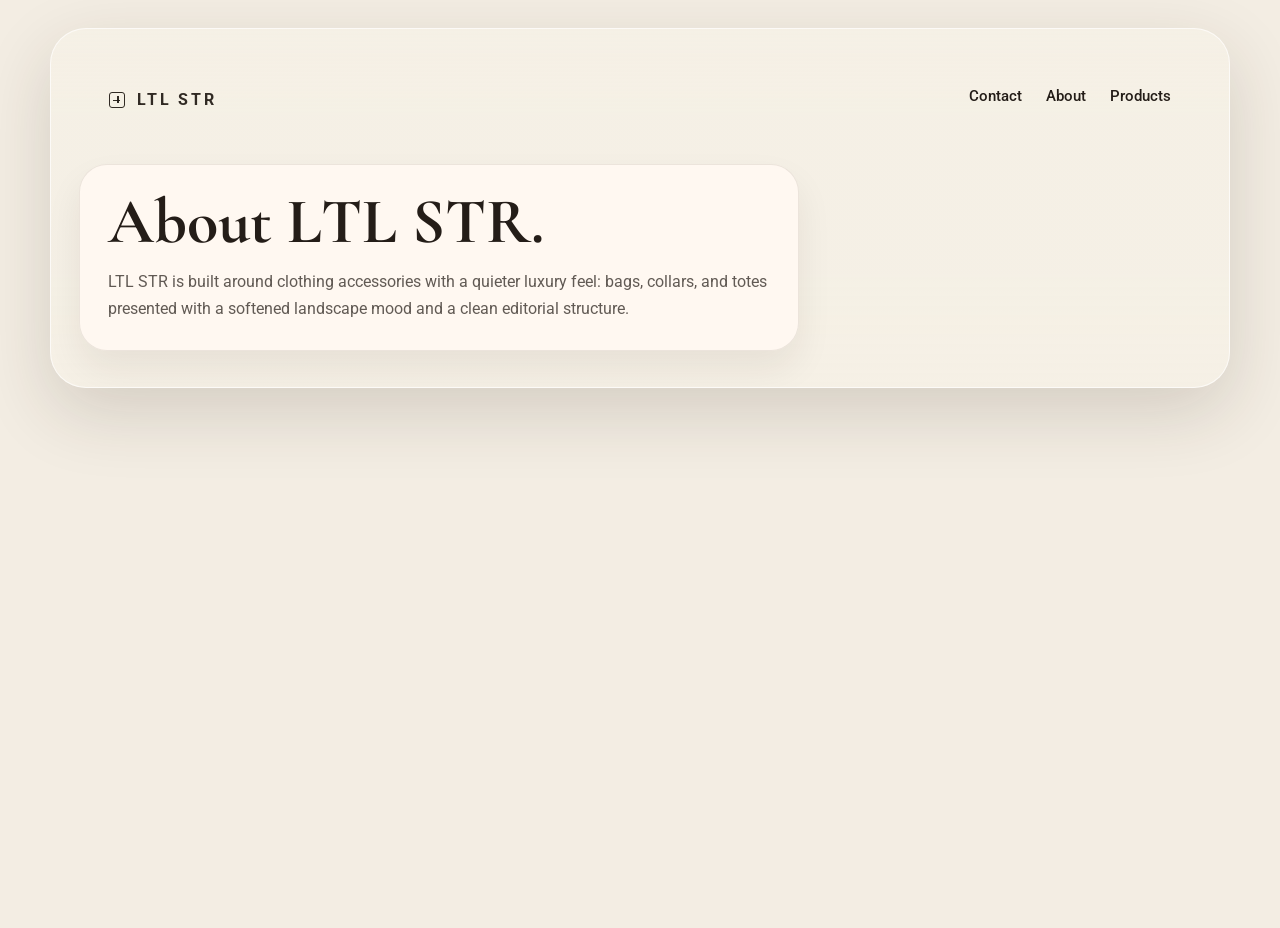
<file: public/about.html>
<!doctype html>
<html lang="en">
  <head>
    <meta charset="UTF-8" />
    <meta name="viewport" content="width=device-width, initial-scale=1.0" />
    <title>About | LTL STR</title>
    <link rel="preconnect" href="https://fonts.googleapis.com" />
    <link rel="preconnect" href="https://fonts.gstatic.com" crossorigin />
    <link
      href="https://fonts.googleapis.com/css2?family=Cormorant+Garamond:wght@500;600;700&family=Roboto:wght@400;500;700&display=swap"
      rel="stylesheet"
    />
    <link rel="stylesheet" href="./styles.css" />
  </head>
  <body>
    <main class="page-shell content-shell" aria-label="LTL STR about page">
      <div class="page-backdrop"></div>
      <div class="page-wash"></div>

      <header class="site-header">
        <a class="hero-brand" href="./index.html" aria-label="LTL STR home">
          <span class="brand-mark"></span>
          <span>LTL STR</span>
        </a>

        <nav class="site-nav" aria-label="Primary">
          <a href="./contact.html">Contact</a>
          <a href="./about.html" aria-current="page">About</a>
          <div class="nav-dropdown">
            <a href="./products.html" aria-haspopup="true">Products</a>
            <div class="dropdown-menu" role="menu" aria-label="Products submenu">
              <a href="./products.html?category=bags" role="menuitem">Bags</a>
              <a href="./products.html?category=collars" role="menuitem">Collar</a>
              <a href="./products.html?category=totes" role="menuitem">Totes</a>
            </div>
          </div>
        </nav>
      </header>

      <div class="content-body">
        <section class="simple-panel">
          <h1>About LTL STR.</h1>
          <p>
            LTL STR is built around clothing accessories with a quieter luxury feel: bags,
            collars, and totes presented with a softened landscape mood and a clean editorial
            structure.
          </p>
        </section>
      </div>
    </main>
  </body>
</html>
</file>
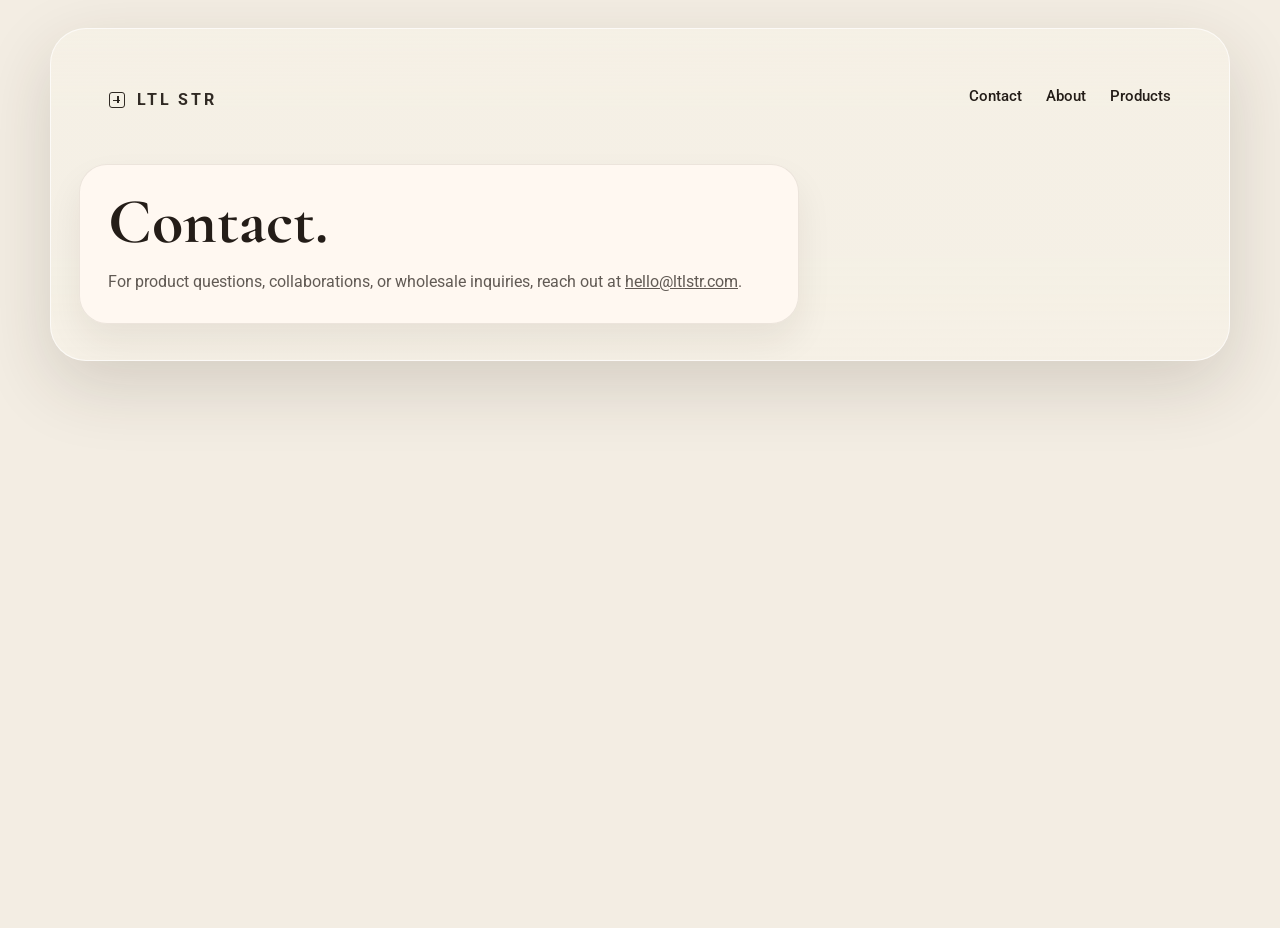
<file: public/contact.html>
<!doctype html>
<html lang="en">
  <head>
    <meta charset="UTF-8" />
    <meta name="viewport" content="width=device-width, initial-scale=1.0" />
    <title>Contact | LTL STR</title>
    <link rel="preconnect" href="https://fonts.googleapis.com" />
    <link rel="preconnect" href="https://fonts.gstatic.com" crossorigin />
    <link
      href="https://fonts.googleapis.com/css2?family=Cormorant+Garamond:wght@500;600;700&family=Roboto:wght@400;500;700&display=swap"
      rel="stylesheet"
    />
    <link rel="stylesheet" href="./styles.css" />
  </head>
  <body>
    <main class="page-shell content-shell" aria-label="LTL STR contact page">
      <div class="page-backdrop"></div>
      <div class="page-wash"></div>

      <header class="site-header">
        <a class="hero-brand" href="./index.html" aria-label="LTL STR home">
          <span class="brand-mark"></span>
          <span>LTL STR</span>
        </a>

        <nav class="site-nav" aria-label="Primary">
          <a href="./contact.html" aria-current="page">Contact</a>
          <a href="./about.html">About</a>
          <div class="nav-dropdown">
            <a href="./products.html" aria-haspopup="true">Products</a>
            <div class="dropdown-menu" role="menu" aria-label="Products submenu">
              <a href="./products.html?category=bags" role="menuitem">Bags</a>
              <a href="./products.html?category=collars" role="menuitem">Collar</a>
              <a href="./products.html?category=totes" role="menuitem">Totes</a>
            </div>
          </div>
        </nav>
      </header>

      <div class="content-body">
        <section class="simple-panel">
          <h1>Contact.</h1>
          <p>
            For product questions, collaborations, or wholesale inquiries, reach out at
            <a href="mailto:hello@ltlstr.com">hello@ltlstr.com</a>.
          </p>
        </section>
      </div>
    </main>
  </body>
</html>
</file>
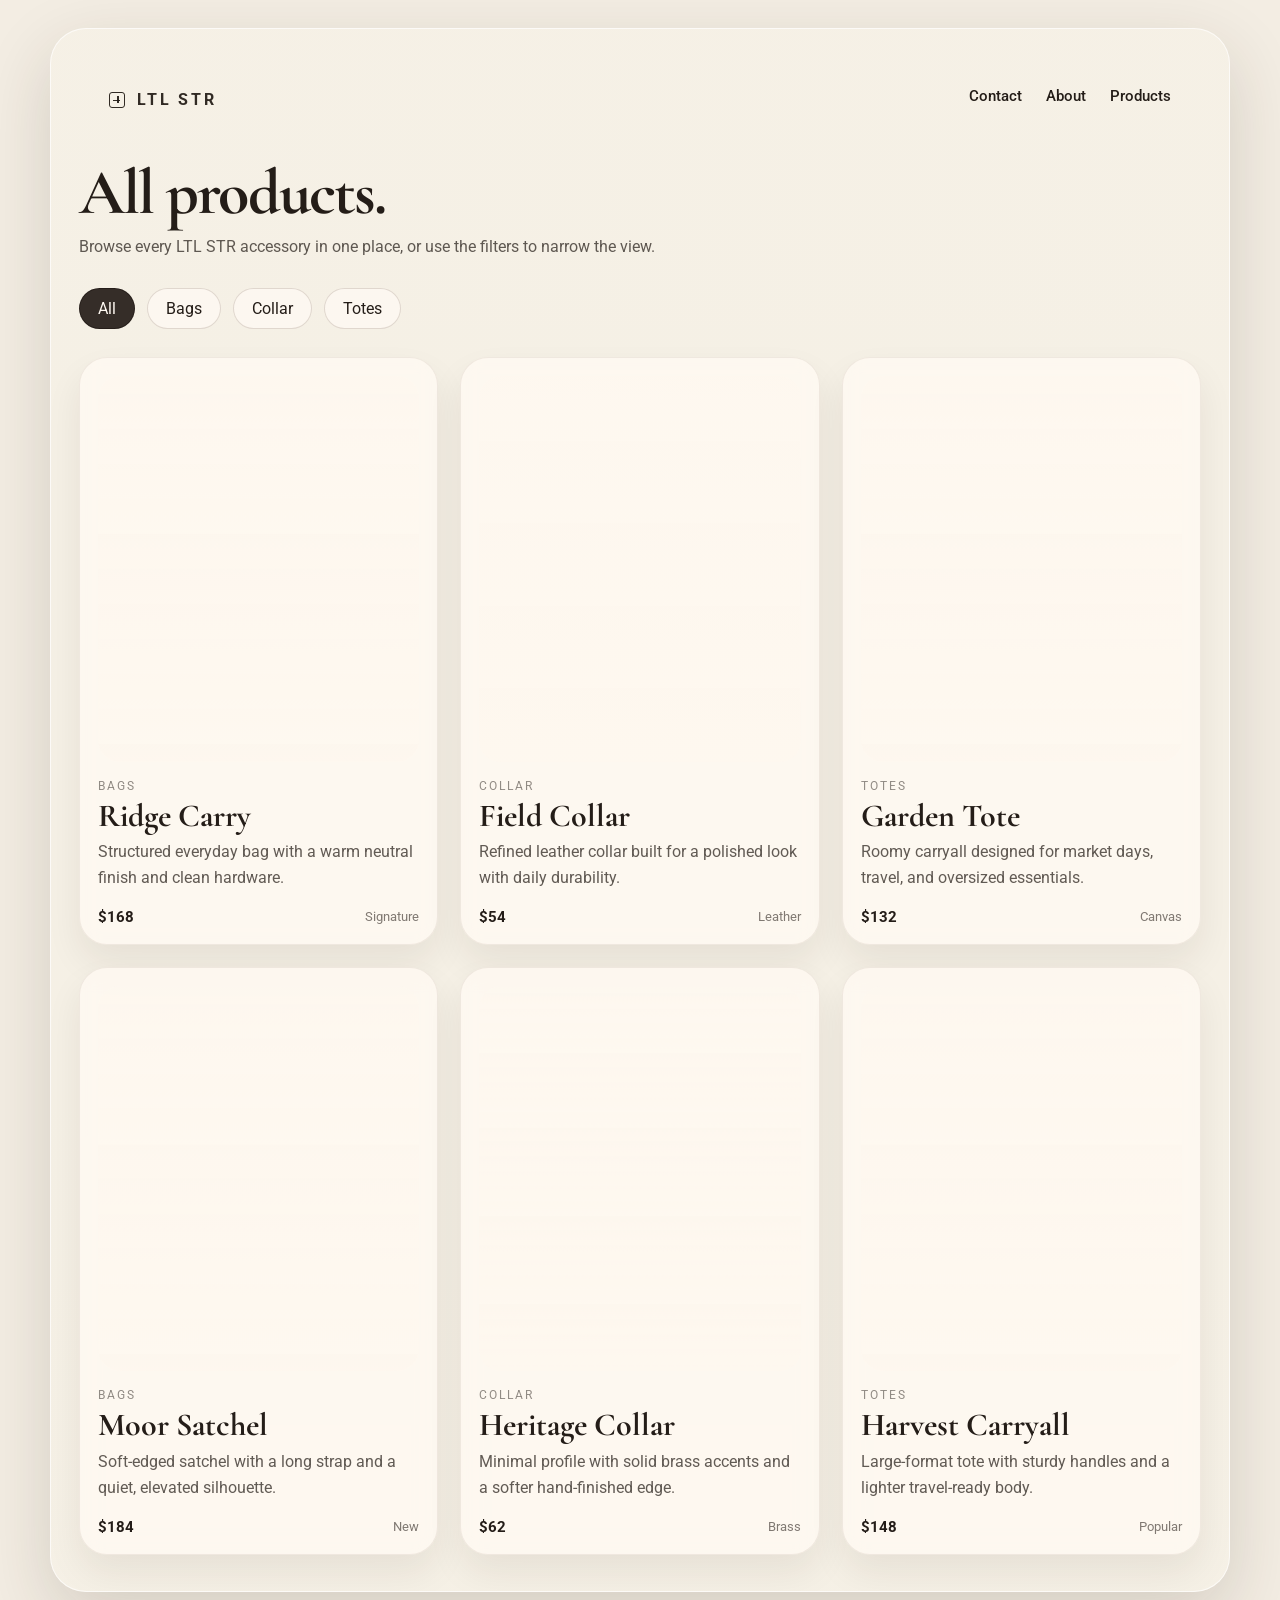
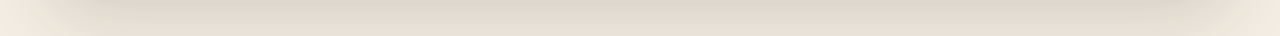
<file: public/products.html>
<!doctype html>
<html lang="en">
  <head>
    <meta charset="UTF-8" />
    <meta name="viewport" content="width=device-width, initial-scale=1.0" />
    <title>Products | LTL STR</title>
    <link rel="preconnect" href="https://fonts.googleapis.com" />
    <link rel="preconnect" href="https://fonts.gstatic.com" crossorigin />
    <link
      href="https://fonts.googleapis.com/css2?family=Cormorant+Garamond:wght@500;600;700&family=Roboto:wght@400;500;700&display=swap"
      rel="stylesheet"
    />
    <link rel="stylesheet" href="./styles.css" />
  </head>
  <body>
    <main class="page-shell content-shell" aria-label="LTL STR products page">
      <div class="page-backdrop"></div>
      <div class="page-wash"></div>

      <header class="site-header">
        <a class="hero-brand" href="./index.html" aria-label="LTL STR home">
          <span class="brand-mark"></span>
          <span>LTL STR</span>
        </a>

        <nav class="site-nav" aria-label="Primary">
          <a href="./contact.html">Contact</a>
          <a href="./about.html">About</a>
          <div class="nav-dropdown">
            <a href="./products.html" aria-current="page" aria-haspopup="true">Products</a>
            <div class="dropdown-menu" role="menu" aria-label="Products submenu">
              <a href="./products.html?category=bags" role="menuitem">Bags</a>
              <a href="./products.html?category=collars" role="menuitem">Collar</a>
              <a href="./products.html?category=totes" role="menuitem">Totes</a>
            </div>
          </div>
        </nav>
      </header>

      <div class="content-body">
        <section class="content-hero">
          <h1>All products.</h1>
          <p>
            Browse every LTL STR accessory in one place, or use the filters to narrow the view.
          </p>
        </section>

        <section class="product-filter-bar" aria-label="Product filters">
          <button class="filter-chip is-active" type="button" data-filter="all">All</button>
          <button class="filter-chip" type="button" data-filter="bags">Bags</button>
          <button class="filter-chip" type="button" data-filter="collars">Collar</button>
          <button class="filter-chip" type="button" data-filter="totes">Totes</button>
        </section>

        <section class="product-grid" aria-label="Products">
          <article class="product-card" data-category="bags">
            <div class="product-image" data-category="bags"></div>
            <div class="product-meta">
              <span class="product-category">Bags</span>
              <h2>Ridge Carry</h2>
              <p>Structured everyday bag with a warm neutral finish and clean hardware.</p>
            </div>
            <div class="product-footer">
              <span class="product-price">$168</span>
              <span class="product-tag">Signature</span>
            </div>
          </article>

          <article class="product-card" data-category="collars">
            <div class="product-image" data-category="collars"></div>
            <div class="product-meta">
              <span class="product-category">Collar</span>
              <h2>Field Collar</h2>
              <p>Refined leather collar built for a polished look with daily durability.</p>
            </div>
            <div class="product-footer">
              <span class="product-price">$54</span>
              <span class="product-tag">Leather</span>
            </div>
          </article>

          <article class="product-card" data-category="totes">
            <div class="product-image" data-category="totes"></div>
            <div class="product-meta">
              <span class="product-category">Totes</span>
              <h2>Garden Tote</h2>
              <p>Roomy carryall designed for market days, travel, and oversized essentials.</p>
            </div>
            <div class="product-footer">
              <span class="product-price">$132</span>
              <span class="product-tag">Canvas</span>
            </div>
          </article>

          <article class="product-card" data-category="bags">
            <div class="product-image" data-category="bags"></div>
            <div class="product-meta">
              <span class="product-category">Bags</span>
              <h2>Moor Satchel</h2>
              <p>Soft-edged satchel with a long strap and a quiet, elevated silhouette.</p>
            </div>
            <div class="product-footer">
              <span class="product-price">$184</span>
              <span class="product-tag">New</span>
            </div>
          </article>

          <article class="product-card" data-category="collars">
            <div class="product-image" data-category="collars"></div>
            <div class="product-meta">
              <span class="product-category">Collar</span>
              <h2>Heritage Collar</h2>
              <p>Minimal profile with solid brass accents and a softer hand-finished edge.</p>
            </div>
            <div class="product-footer">
              <span class="product-price">$62</span>
              <span class="product-tag">Brass</span>
            </div>
          </article>

          <article class="product-card" data-category="totes">
            <div class="product-image" data-category="totes"></div>
            <div class="product-meta">
              <span class="product-category">Totes</span>
              <h2>Harvest Carryall</h2>
              <p>Large-format tote with sturdy handles and a lighter travel-ready body.</p>
            </div>
            <div class="product-footer">
              <span class="product-price">$148</span>
              <span class="product-tag">Popular</span>
            </div>
          </article>
        </section>
      </div>
    </main>

    <script src="./products.js"></script>
  </body>
</html>
</file>
<file: public/styles.css>
:root {
  --page-bg: #f3ede3;
  --text-main: #241d18;
  --text-soft: rgba(36, 29, 24, 0.72);
  --line: rgba(74, 54, 32, 0.14);
  --surface: rgba(255, 249, 242, 0.82);
  --surface-strong: rgba(255, 249, 242, 0.92);
  --shadow: 0 24px 70px rgba(52, 40, 27, 0.16);
}

* {
  box-sizing: border-box;
}

html {
  scroll-behavior: smooth;
}

body {
  margin: 0;
  min-height: 100vh;
  background: var(--page-bg);
  color: var(--text-main);
  font-family: "Roboto", sans-serif;
}

a {
  color: inherit;
}

.page-shell {
  position: relative;
  width: min(1180px, calc(100% - 40px));
  margin: 28px auto 44px;
  overflow: hidden;
  border-radius: 36px;
  border: 1px solid rgba(255, 255, 255, 0.7);
  box-shadow: var(--shadow);
  isolation: isolate;
  background: rgba(255, 248, 238, 0.22);
}

.home-shell {
  width: 100%;
  margin: 0;
  border: none;
  border-radius: 0;
  box-shadow: none;
  min-height: 100vh;
}

.content-shell {
  padding: 28px 28px 36px;
}

.page-backdrop,
.page-wash {
  position: absolute;
  inset: 0;
}

.page-backdrop {
  background-image:
    url("https://images.pexels.com/photos/34154153/pexels-photo-34154153.jpeg?auto=compress&cs=tinysrgb&w=1800");
  background-position: center 58%;
  background-size: cover;
  filter: saturate(1.18) brightness(1.0);
  transform: scale(1.02);
}

.page-wash {
  background:
    linear-gradient(180deg, rgba(249, 243, 235, 0.12) 0%, rgba(249, 243, 235, 0.03) 24%, rgba(249, 243, 235, 0.03) 68%, rgba(249, 243, 235, 0.08) 100%),
    linear-gradient(90deg, rgba(248, 240, 230, 0.04) 0%, rgba(248, 240, 230, 0.0) 55%, rgba(248, 240, 230, 0.04) 100%);
}

.site-header,
.content-body {
  position: relative;
  z-index: 10;
}

.site-header {
  display: flex;
  align-items: center;
  justify-content: space-between;
  gap: 24px;
  padding: 30px 30px 0;
}

.hero-brand {
  display: inline-flex;
  align-items: center;
  gap: 12px;
  font-family: "Roboto", sans-serif;
  font-size: 0.98rem;
  font-weight: 700;
  letter-spacing: 0.18em;
  text-decoration: none;
  text-transform: uppercase;
  color: rgba(32, 25, 20, 0.92);
}

.brand-mark {
  width: 16px;
  height: 16px;
  border: 1.5px solid currentColor;
  border-radius: 3px;
  display: inline-block;
  position: relative;
}

.brand-mark::before,
.brand-mark::after {
  content: "";
  position: absolute;
  background: currentColor;
}

.brand-mark::before {
  width: 7px;
  height: 1.5px;
  left: 3px;
  top: 7px;
}

.brand-mark::after {
  width: 1.5px;
  height: 7px;
  left: 7px;
  top: 3px;
}

.site-nav {
  display: inline-flex;
  align-items: center;
  gap: 24px;
  font-size: 0.95rem;
  font-weight: 500;
  margin-left: auto;
}

.site-nav > a,
.nav-dropdown > a {
  text-decoration: none;
  padding-bottom: 6px;
  border-bottom: 1px solid transparent;
  transition: border-color 160ms ease, opacity 160ms ease;
}

.site-nav > a:hover,
.site-nav > a:focus-visible,
.nav-dropdown > a:hover,
.nav-dropdown > a:focus-visible {
  border-color: rgba(36, 29, 24, 0.42);
}

.nav-dropdown {
  position: relative;
  display: inline-flex;
  align-items: center;
}

.dropdown-menu {
  position: absolute;
  top: 100%;
  right: 0;
  min-width: 110px;
  display: grid;
  gap: 6px;
  padding-top: 10px;
  text-align: right;
  opacity: 0;
  pointer-events: none;
  transition: opacity 160ms ease;
}

.dropdown-menu a {
  text-decoration: none;
  color: var(--text-soft);
}

.dropdown-menu a:hover,
.dropdown-menu a:focus-visible {
  color: var(--text-main);
}

.nav-dropdown:hover .dropdown-menu,
.nav-dropdown:focus-within .dropdown-menu {
  opacity: 1;
  pointer-events: auto;
}

.visual-fill {
  position: relative;
  z-index: 1;
  min-height: calc(100vh - 80px);
}

.content-body {
  display: grid;
  gap: 28px;
  padding-top: 52px;
}

.content-hero {
  display: grid;
  gap: 10px;
  max-width: 680px;
}

.content-hero h1 {
  margin: 0;
  font-family: "Cormorant Garamond", serif;
  font-size: clamp(3rem, 5vw, 4.8rem);
  line-height: 0.92;
  letter-spacing: -0.03em;
}

.content-hero p {
  margin: 0;
  max-width: 42rem;
  color: var(--text-soft);
  line-height: 1.7;
}

.product-filter-bar {
  display: flex;
  flex-wrap: wrap;
  gap: 12px;
}

.filter-chip {
  appearance: none;
  border: 1px solid rgba(74, 54, 32, 0.16);
  background: rgba(255, 250, 244, 0.72);
  border-radius: 999px;
  padding: 10px 18px;
  color: var(--text-main);
  cursor: pointer;
  font: inherit;
}

.filter-chip.is-active {
  background: rgba(36, 29, 24, 0.92);
  border-color: rgba(36, 29, 24, 0.92);
  color: #fff9f2;
}

.product-grid {
  display: grid;
  grid-template-columns: repeat(3, minmax(0, 1fr));
  gap: 22px;
}

.product-card {
  display: grid;
  gap: 16px;
  padding: 18px;
  border-radius: 28px;
  border: 1px solid rgba(74, 54, 32, 0.08);
  background: var(--surface);
  box-shadow: 0 18px 36px rgba(48, 35, 21, 0.07);
  backdrop-filter: blur(10px);
}

.product-image {
  aspect-ratio: 4 / 4.8;
  border-radius: 22px;
  background-size: cover;
  background-position: center;
}

.product-image[data-category="bags"] {
  background-image: linear-gradient(180deg, rgba(255, 247, 236, 0.08), rgba(255, 247, 236, 0.12)), url("https://images.unsplash.com/photo-1548036328-c9fa89d128fa?auto=format&fit=crop&w=900&q=80");
}

.product-image[data-category="collars"] {
  background-image: linear-gradient(180deg, rgba(255, 247, 236, 0.06), rgba(255, 247, 236, 0.16)), url("https://images.unsplash.com/photo-1583337130417-3346a1be7dee?auto=format&fit=crop&w=900&q=80");
}

.product-image[data-category="totes"] {
  background-image: linear-gradient(180deg, rgba(255, 247, 236, 0.08), rgba(255, 247, 236, 0.12)), url("https://images.unsplash.com/photo-1523381210434-271e8be1f52b?auto=format&fit=crop&w=900&q=80");
}

.product-meta {
  display: grid;
  gap: 8px;
}

.product-category {
  font-size: 0.78rem;
  letter-spacing: 0.16em;
  text-transform: uppercase;
  color: rgba(36, 29, 24, 0.5);
}

.product-meta h2 {
  margin: 0;
  font-family: "Cormorant Garamond", serif;
  font-size: 2rem;
  line-height: 0.95;
}

.product-meta p {
  margin: 0;
  color: var(--text-soft);
  line-height: 1.65;
}

.product-footer {
  display: flex;
  align-items: center;
  justify-content: space-between;
  gap: 12px;
}

.product-price {
  font-size: 0.95rem;
  font-weight: 700;
}

.product-tag {
  font-size: 0.84rem;
  color: rgba(36, 29, 24, 0.58);
}

.simple-panel {
  display: grid;
  gap: 16px;
  max-width: 720px;
  padding: 28px;
  border-radius: 28px;
  background: var(--surface-strong);
  border: 1px solid rgba(74, 54, 32, 0.1);
  box-shadow: 0 18px 36px rgba(48, 35, 21, 0.07);
}

.simple-panel h1 {
  margin: 0;
  font-family: "Cormorant Garamond", serif;
  font-size: clamp(3rem, 5vw, 4.4rem);
  line-height: 0.92;
}

.simple-panel p {
  margin: 0;
  color: var(--text-soft);
  line-height: 1.7;
}

/* ── Home page layout ── */

.home-page {
  position: relative;
  width: 100%;
  margin: 0;
  overflow: hidden;
}

.hero-section {
  position: relative;
  width: 100%;
  min-height: 100vh;
  display: flex;
  flex-direction: column;
}

.hero-overlay {
  position: relative;
  z-index: 1;
  flex: 1;
  display: flex;
  flex-direction: column;
  justify-content: center;
  padding: 0 10px 20px;
  width: 100%;
}

.hero-welcome {
  align-self: flex-start;
  padding-left: 20px;
  max-width: 657px;
}

.hero-title {
  margin: 0;
  font-family: "Cormorant Garamond", serif;
  font-size: clamp(4rem, 8vw, 7rem);
  line-height: 0.9;
  letter-spacing: -0.03em;
  color: rgba(32, 25, 20, 0.88);
}

.hero-tagline {
  margin: 16px 0 0;
  font-size: 1.1rem;
  color: var(--text-soft);
  letter-spacing: 0.06em;
  text-align: center;
}

/* ── About sections ── */

.about-section {
  position: relative;
  z-index: 1;
  display: grid;
  grid-template-columns: 1fr 1fr;
  gap: 40px;
  align-items: center;
  max-width: 1180px;
  margin: 0 auto;
  padding: 100px 40px 100px 0;
}

.about-left .stagger-gallery {
  justify-self: start;
  margin-left: -10px;
}

.about-text {
  max-width: 480px;
}

.about-left .about-text {
  justify-self: end;
  text-align: right;
}

.section-label {
  display: block;
  font-size: 0.78rem;
  letter-spacing: 0.16em;
  text-transform: uppercase;
  color: rgba(36, 29, 24, 0.5);
  margin-bottom: 12px;
}

.about-section h2 {
  margin: 0 0 16px;
  font-family: "Cormorant Garamond", serif;
  font-size: clamp(2.4rem, 4vw, 3.6rem);
  line-height: 0.95;
  letter-spacing: -0.02em;
}

.about-section p {
  margin: 0;
  color: var(--text-soft);
  line-height: 1.7;
}

/* ── Staggered gallery ── */

.stagger-gallery {
  display: grid;
  grid-template-columns: repeat(12, 1fr);
  grid-template-rows: repeat(3, auto);
  gap: 10px;
}

.hero-section .stagger-gallery {
  position: absolute;
  top: 0;
  right: 0;
  bottom: 0;
  width: 45%;
  max-width: none;
  display: flex;
  flex-direction: column;
  align-items: flex-end;
  justify-content: flex-start;
  padding: 130px 30px 0 0;
  gap: 10px;
  z-index: 1;
  pointer-events: none;
}

.hero-section .stagger-gallery .stagger-img {
  pointer-events: auto;
}

.hero-section .stagger-img {
  opacity: 1;
}

.hero-section .stagger-img img {
  width: 250px;
  height: 250px;
  aspect-ratio: 1 / 1;
}

.stagger-img {
  opacity: 1;
}

.stagger-img img {
  width: 100%;
  height: 100%;
  object-fit: cover;
  border-radius: 16px;
  aspect-ratio: 4 / 5;
  box-shadow: 0 12px 28px rgba(48, 35, 21, 0.08);
}

.stagger-right .stagger-img--1 {
  grid-column: 8 / 13;
  grid-row: 1;
  align-self: flex-end;
  margin-right: 30px;
}

.stagger-right .stagger-img--2 {
  grid-column: 5 / 10;
  grid-row: 2;
  align-self: flex-end;
  margin-right: 180px;
}

.stagger-right .stagger-img--3 {
  grid-column: 8 / 13;
  grid-row: 3;
  align-self: flex-end;
  margin-right: 30px;
  margin-bottom: -60px;
}

.stagger-left .stagger-img--4 {
  grid-column: 1 / 5;
  grid-row: 1;
}

.stagger-left .stagger-img--5 {
  grid-column: 3 / 7;
  grid-row: 2;
}

.stagger-left .stagger-img--6 {
  grid-column: 1 / 5;
  grid-row: 3;
}

.bio-signature {
  margin-top: 28px;
  font-style: italic;
  color: rgba(36, 29, 24, 0.4);
  font-size: 0.95rem;
}

/* ── Footer ── */

.site-footer {
  position: relative;
  z-index: 1;
  text-align: right;
  padding: 60px 40px 40px;
}

.footer-thanks {
  margin: 0;
  font-family: "Birthstone", cursive;
  font-size: 32px;
  color: rgba(62, 48, 34, 0.35);
  letter-spacing: 0.02em;
}

/* ── Contact Modal ── */

#contact-modal {
  position: fixed;
  max-width: 440px;
  width: calc(100% - 40px);
  padding: 36px 32px;
  border: none;
  border-radius: 20px;
  background: rgba(255, 249, 242, 0.95);
  backdrop-filter: blur(12px);
  box-shadow: 0 24px 60px rgba(48, 35, 21, 0.18);
  color: var(--text-main);
}

#contact-modal::backdrop {
  background: rgba(20, 16, 12, 0.5);
  backdrop-filter: blur(4px);
}

.modal-close {
  position: absolute;
  top: 14px;
  right: 18px;
  background: none;
  border: none;
  font-size: 1.6rem;
  color: var(--text-soft);
  cursor: pointer;
  line-height: 1;
}

#contact-modal h2 {
  margin: 0 0 24px;
  font-family: "Cormorant Garamond", serif;
  font-size: 2rem;
  line-height: 1;
}

#contact-form {
  display: grid;
  gap: 12px;
}

#contact-form label {
  font-size: 0.82rem;
  font-weight: 500;
  letter-spacing: 0.08em;
  text-transform: uppercase;
  color: var(--text-soft);
}

#contact-form input,
#contact-form textarea {
  width: 100%;
  padding: 10px 14px;
  border: 1px solid rgba(74, 54, 32, 0.18);
  border-radius: 10px;
  background: rgba(255, 255, 255, 0.6);
  font-family: inherit;
  font-size: 0.95rem;
  color: var(--text-main);
  resize: vertical;
}

#contact-form input:focus,
#contact-form textarea:focus {
  outline: none;
  border-color: rgba(74, 54, 32, 0.4);
}

.modal-submit {
  margin-top: 8px;
  padding: 12px 24px;
  border: none;
  border-radius: 10px;
  background: rgba(36, 29, 24, 0.9);
  color: #fff9f2;
  font-family: inherit;
  font-size: 0.95rem;
  font-weight: 500;
  cursor: pointer;
  transition: background 160ms ease;
}

.modal-submit:hover {
  background: rgba(36, 29, 24, 1);
}

.modal-thanks {
  margin: 40px 0 0;
  font-family: "Cormorant Garamond", serif;
  font-size: 1.4rem;
  text-align: center;
  color: var(--text-main);
}

/* ── Responsive ── */

@media (max-width: 960px) {
  .page-shell {
    width: min(100% - 24px, 1180px);
  }

  .site-header,
  .content-shell {
    padding-left: 24px;
    padding-right: 24px;
  }

  .content-shell {
    padding-bottom: 30px;
  }

  .visual-fill {
    min-height: calc(100vh - 80px);
  }

  .product-grid {
    grid-template-columns: repeat(2, minmax(0, 1fr));
  }

  .hero-overlay {
    padding: 0 30px 40px;
  }

  .hero-section .stagger-gallery {
    position: relative;
    width: 100%;
    padding: 20px;
    flex-direction: row;
    flex-wrap: wrap;
    justify-content: center;
    align-items: center;
  }

  .hero-section .stagger-img--1,
  .hero-section .stagger-img--2,
  .hero-section .stagger-img--3 {
    align-self: auto;
    margin: 0;
  }

  .hero-section .stagger-img img {
    width: 200px;
    height: 200px;
  }

  .hero-welcome {
    text-align: center;
    align-self: center;
    padding-bottom: 20px;
    margin-bottom: 20px;
  }

  .about-section {
    grid-template-columns: 1fr;
    gap: 48px;
    padding: 80px 30px;
  }

  .about-left .about-text {
    justify-self: start;
    text-align: left;
    max-width: 100%;
  }

  .about-left .stagger-gallery { order: 1; }
  .about-left .about-text { order: 2; }

  .stagger-gallery {
    max-width: 560px;
    margin: 0 auto;
  }
}

@media (max-width: 640px) {
  .page-shell {
    width: min(100% - 16px, 1180px);
    margin: 16px auto 24px;
    border-radius: 28px;
  }

  .home-shell {
    width: 100%;
    margin: 0;
    border-radius: 0;
  }

  .site-header {
    flex-direction: column;
    align-items: flex-start;
    padding: 20px 20px 0;
  }

  .site-nav {
    flex-wrap: wrap;
    gap: 18px;
  }

  .visual-fill {
    min-height: calc(100vh - 132px);
  }

  .content-shell {
    padding: 20px 20px 26px;
  }

  .product-grid {
    grid-template-columns: 1fr;
  }

  .simple-panel {
    padding: 22px;
  }

  .hero-overlay {
    padding: 0 20px 40px;
  }

  .hero-section .stagger-gallery {
    flex-direction: column;
    padding: 20px;
  }

  .hero-section .stagger-img img {
    width: 100%;
    height: auto;
    aspect-ratio: 16 / 10;
  }

  .about-section {
    padding: 60px 20px;
    gap: 32px;
  }

  .stagger-gallery {
    grid-template-columns: 1fr;
    gap: 16px;
    max-width: 100%;
  }

  .stagger-right .stagger-img--1,
  .stagger-right .stagger-img--2,
  .stagger-right .stagger-img--3,
  .stagger-left .stagger-img--4,
  .stagger-left .stagger-img--5,
  .stagger-left .stagger-img--6 {
    grid-column: 1 / -1;
    grid-row: auto;
  }

  .stagger-img img {
    aspect-ratio: 16 / 10;
  }
}
</file>
